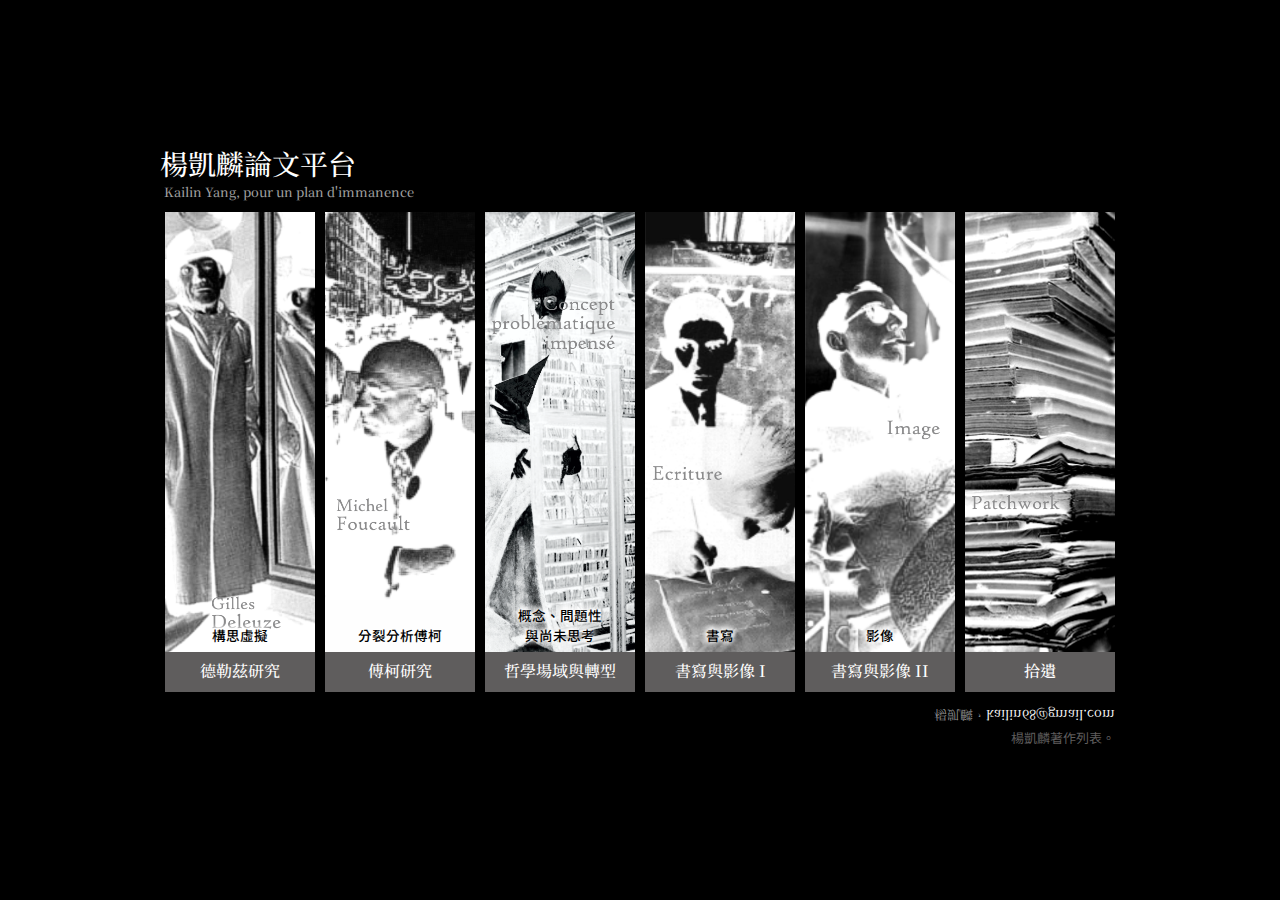
<file: index.html>
<!DOCTYPE html>
<html lang="zh-tw">

<head>
    <meta charset="utf-8">
    <meta name="viewport" content="width=device-width, initial-scale=1.0, shrink-to-fit=no">
    <title>楊凱麟論文平台 Kailin Yang, pour un plan d'immanence</title>
    <link rel="stylesheet" href="assets/bootstrap/css/bootstrap.min.css">
    <link rel="stylesheet" href="https://fonts.googleapis.com/css?family=Noto+Sans+TC">
    <link rel="stylesheet" href="https://fonts.googleapis.com/css?family=Noto+Serif+TC">
    <link rel="stylesheet" href="assets/css/styles.min.css">
	<!-- Global site tag (gtag.js) - Google Analytics -->
    <script async src="https://www.googletagmanager.com/gtag/js?id=G-J7THQC7CVH"></script>
    <script>
         window.dataLayer = window.dataLayer || [];
         function gtag(){dataLayer.push(arguments);}
         gtag('js', new Date());
         gtag('config', 'G-J7THQC7CVH');
    </script>
</head>

<body>
    <section class="d-flex justify-content-center align-items-center" style="min-height: 100vh;padding: 25px 15px;">
        <div class="container" style="max-width: 960px;">
            <div class="row">
                <div class="col" style="padding: 0px;">
                    <h3 style="color: #fff;">楊凱麟論文平台</h3>
                    <h6 style="margin-left: 4px;margin-top: -4px;">Kailin Yang, pour un plan d'immanence</h6>
                </div>
            </div>
            <div class="row">
                <div class="col-6 col-sm-4 col-md-2" style="padding: 0px;"><a class="cat cat01" href="deleuze.html" style="background: url(&quot;assets/img/deleuze_indexa.png&quot;);">
                        <div class="text-center">
                            <p>構思虛擬</p>
                            <h5>德勒茲研究</h5>
                        </div>
                    </a></div>
                <div class="col-6 col-sm-4 col-md-2" style="padding: 0px;"><a class="cat cat02" href="foucault.html" style="background: url(&quot;assets/img/foucault_indexa.png&quot;);">
                        <div class="text-center">
                            <p>分裂分析傅柯</p>
                            <h5>傅柯研究</h5>
                        </div>
                    </a></div>
                <div class="col-6 col-sm-4 col-md-2" style="padding: 0px;"><a class="cat cat03" href="impense.html" style="background: url(&quot;assets/img/impensee_indexa.png&quot;);">
                        <div class="text-center">
                            <p>概念、問題性<br>與尚未思考</p>
                            <p></p>
                            <h5>哲學場域與轉型</h5>
                        </div>
                    </a></div>
                <div class="col-6 col-sm-4 col-md-2" style="padding: 0px;"><a class="cat cat04" href="ecriture.html" style="background: url(&quot;assets/img/ecriture_indexa.png&quot;);">
                        <div class="text-center">
                            <p>書寫</p>
                            <h5>書寫與影像 I</h5>
                        </div>
                    </a></div>
                <div class="col-6 col-sm-4 col-md-2" style="padding: 0px;"><a class="cat cat05" href="image.html" style="background: url(&quot;assets/img/image_indexa.png&quot;);">
                        <div class="text-center">
                            <p>影像</p>
                            <h5>書寫與影像 II</h5>
                        </div>
                    </a></div>
                <div class="col-6 col-sm-4 col-md-2" style="padding: 0px;"><a class="cat cat06" href="patchwork.html" style="background: url(&quot;assets/img/patchwork_indexa.png&quot;);">
                        <div class="text-center">
                            <p></p>
                            <h5>拾遺</h5>
                        </div>
                    </a></div>
            </div>
            <div class="row">
                <div class="col" style="padding: 5px;">
                    <div class="mail" style="padding-bottom: 3px;"><a href="mailto:kailin68@gmail.com"><span style="color: #8B8B8C;font-family: 'Noto Serif TC', serif;font-size: 13px;">楊凱麟，</span><span style="color: #fff;font-family: 'Noto Serif TC', serif;font-size: 13px;">kailin68@gmail.com</span></a></div>
                    <div class="text-right" style="margin-top: -5px;"><a href="list.html" style="color: #5F5D5D;font-size: 13px;">楊凱麟著作列表。</a></div>
                </div>
            </div>
        </div>
    </section>
    <script src="assets/js/jquery.min.js"></script>
    <script src="assets/bootstrap/js/bootstrap.min.js"></script>
    <script src="assets/js/script.min.js"></script>
</body>

</html>
</file>
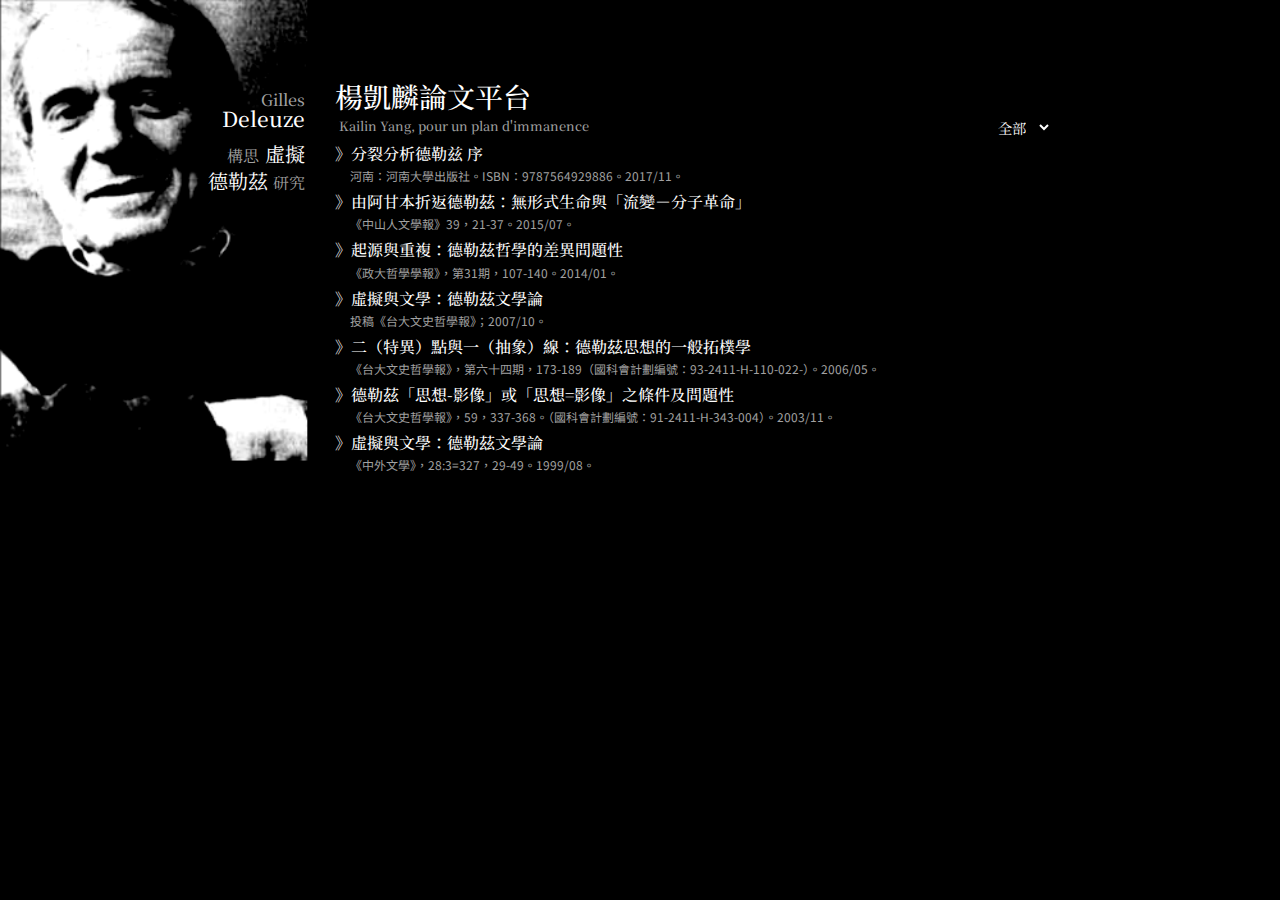
<file: deleuze.html>
<!DOCTYPE html>
<html lang="zh-tw">
   <head>
      <meta charset="utf-8">
      <meta name="viewport" content="width=device-width, initial-scale=1.0, shrink-to-fit=no">
      <title>楊凱麟論文平台 Kailin Yang, pour un plan d'immanence</title>
      <link rel="stylesheet" href="assets/bootstrap/css/bootstrap.min.css">
      <link rel="stylesheet" href="https://fonts.googleapis.com/css?family=Noto+Sans+TC">
      <link rel="stylesheet" href="https://fonts.googleapis.com/css?family=Noto+Serif+TC">
      <link rel="stylesheet" href="assets/css/styles.min.css">
	  <!-- Global site tag (gtag.js) - Google Analytics -->
      <script async src="https://www.googletagmanager.com/gtag/js?id=G-J7THQC7CVH"></script>
      <script>
         window.dataLayer = window.dataLayer || [];
         function gtag(){dataLayer.push(arguments);}
         gtag('js', new Date());
         gtag('config', 'G-J7THQC7CVH');
      </script>
   </head>
   <body>
      <section>
         <div class="container-fluid">
            <div class="row">
               <div class="col d-md-none" style="padding: 25px 15px 10px;">
                  <a href="index.html">
                     <h3 style="color: #fff;">楊凱麟論文平台</h3>
                     <h6 style="margin-left: 4px;margin-top: -4px;">Kailin Yang, pour un plan d'immanence</h6>
                  </a>
               </div>
               <div class="col-12 col-md-5 col-lg-4 col-xl-3" style="background: url(&quot;assets/img/deleuze.png&quot;) no-repeat;background-size: cover;min-height: 50vh;padding-top: 90px;margin-bottom: 15px;">
                  <h5 class="text-right" style="margin-bottom: 0px;">Gilles</h5>
                  <h4 class="text-right" style="color: #fff;margin-top: -3px;">Deleuze</h4>
                  <div class="text-right"><span style="font-family: 'Noto Serif TC', serif;">構思</span><span style="font-family: 'Noto Serif TC', serif;font-size: 20px;color: #fff;padding-left: 6px;">虛擬</span></div>
                  <div class="text-right" style="margin-top: -3px;"><span style="font-family: 'Noto Serif TC', serif;font-size: 20px;color: #fff;padding-left: 6px;">德勒茲</span><span style="font-family: 'Noto Serif TC', serif;padding-left: 5px;">研究</span></div>
               </div>
               <div class="col-md-7">
                  <a href="https://kailinyang.works">
                     <h3 class="d-none d-md-inline-block" style="color: #fff;padding-top: 80px;">楊凱麟論文平台</h3>
                     <h6 class="d-none d-md-block" style="margin-left: 4px;margin-top: -4px;margin-bottom: 12px;">Kailin Yang, pour un plan d'immanence</h6>
                  </a>
                  <div class="text-right" style="margin-top: -34px;">
                     <select id="theFilter">
                        <option value=" " selected="">全部</option>
                        <option value="[書]">書</option>
                        <option value="[論文]">論文</option>
                        <option value="[評論]">評論</option>
                     </select>
                  </div>
                  <div id="theContent">
                     <a class="paper" href="assets/docs/分裂分析德勒兹 序.pdf" target="_blank">
                        <h5>》分裂分析德勒兹 序</h5>
                        <p>河南：河南大學出版社。ISBN：9787564929886。2017/11。</p>
                        <span>[書]</span>
                     </a>
                     <a class="paper" href="assets/docs/由阿甘本折返德勒茲：無形式生命與「流變－分子革命」.pdf" target="_blank">
                        <h5>》由阿甘本折返德勒茲：無形式生命與「流變－分子革命」</h5>
                        <p>《中山人文學報》39，21-37。2015/07。</p>
                        <span>[論文]</span>
                     </a>
					 <a class="paper" href="assets/docs/起源與重複：德勒茲哲學的差異問題性.pdf" target="_blank">
                        <h5>》起源與重複：德勒茲哲學的差異問題性</h5>
                        <p>《政大哲學學報》，第31期，107-140。2014/01。</p>
                        <span>[論文]</span>
                     </a>
                     <a class="paper" href="assets/docs/虛擬與文學：德勒茲文學論.pdf" target="_blank">
                        <h5>》虛擬與文學：德勒茲文學論</h5>
                        <p>投稿《台大文史哲學報》；2007/10。</p>
                        <span>[演講]</span>
                     </a>
					 <a class="paper" href="assets/docs/二（特異）點與一（抽象）線：德勒茲思想的一般拓樸學.pdf" target="_blank">
                        <h5>》二（特異）點與一（抽象）線：德勒茲思想的一般拓樸學</h5>
                        <p>《台大文史哲學報》，第六十四期，173-189（國科會計劃編號：93-2411-H-110-022-）。2006/05。</p>
                        <span>[論文]</span>
						</a>
						 <a class="paper" href="assets/docs/德勒茲「思想-影像」或「思想=影像」之條件及問題性.pdf" target="_blank">
                        <h5>》德勒茲「思想-影像」或「思想=影像」之條件及問題性</h5>
                        <p>《台大文史哲學報》，59，337-368。（國科會計劃編號：91-2411-H-343-004）。2003/11。</p>
                        <span>[論文]</span>
                     </a>
					 <a class="paper" href="assets/docs/虛擬與文學：德勒茲文學論.pdf" target="_blank">
                        <h5>》虛擬與文學：德勒茲文學論</h5>
                        <p>《中外文學》，28:3=327，29-49。1999/08。</p>
                        <span>[論文]</span>
                     </a>
                     </a>
                  </div>
               </div>
            </div>
         </div>
      </section>
      <script src="assets/js/jquery.min.js"></script>
      <script src="assets/bootstrap/js/bootstrap.min.js"></script>
      <script src="assets/js/script.min.js"></script>
   </body>
</html>
</file>
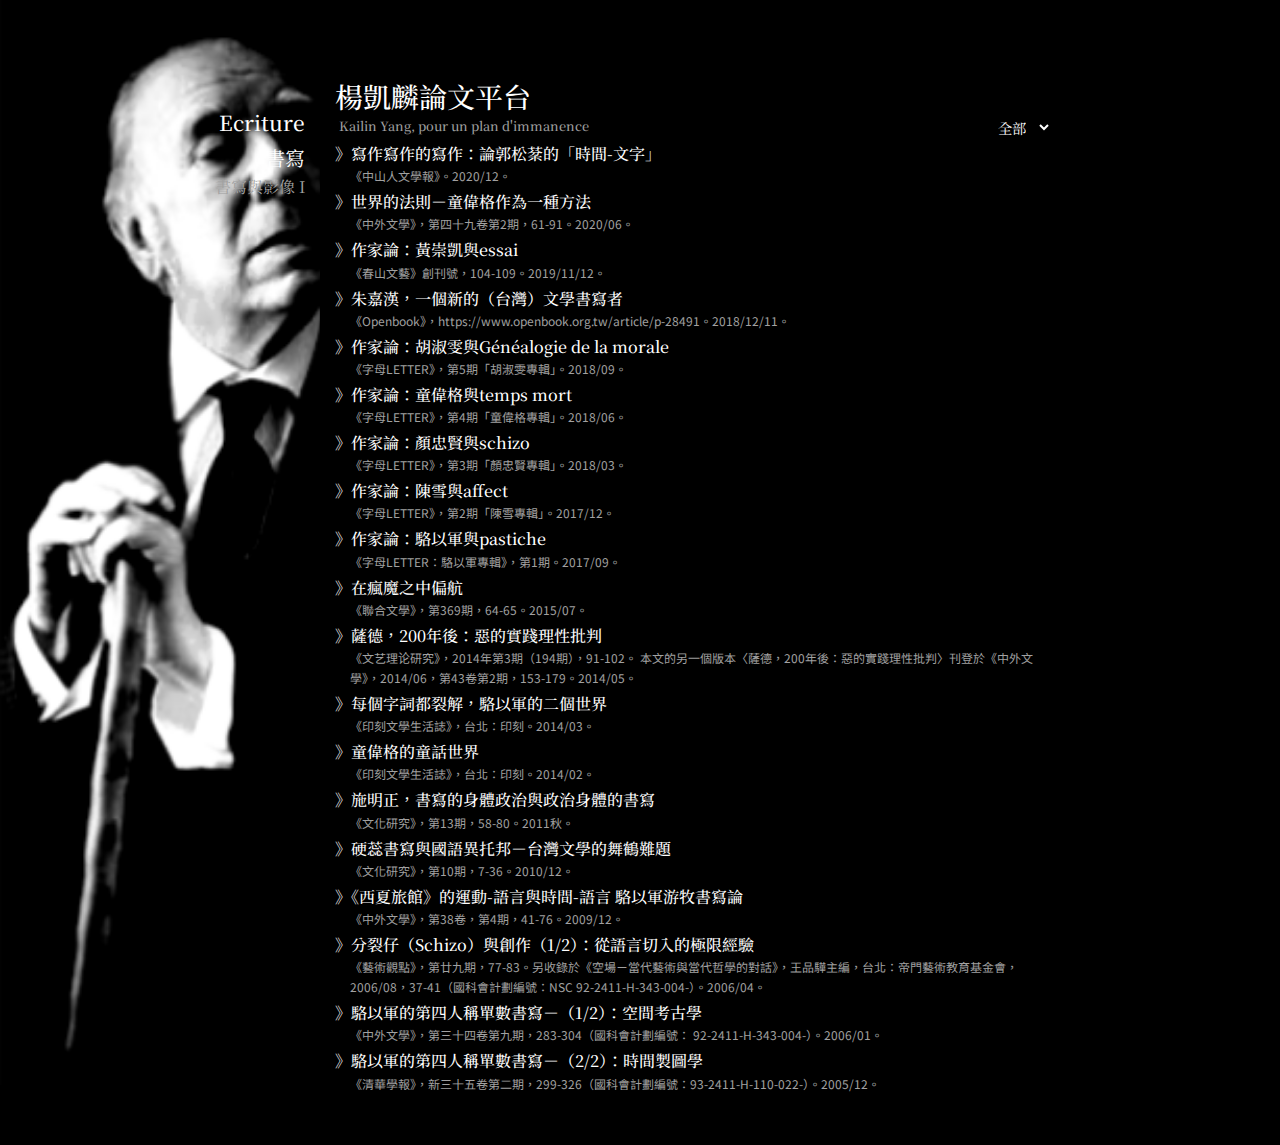
<file: ecriture.html>
<!DOCTYPE html>
<html lang="zh-tw">
   <head>
      <meta charset="utf-8">
      <meta name="viewport" content="width=device-width, initial-scale=1.0, shrink-to-fit=no">
      <title>楊凱麟論文平台 Kailin Yang, pour un plan d'immanence</title>
      <link rel="stylesheet" href="assets/bootstrap/css/bootstrap.min.css">
      <link rel="stylesheet" href="https://fonts.googleapis.com/css?family=Noto+Sans+TC">
      <link rel="stylesheet" href="https://fonts.googleapis.com/css?family=Noto+Serif+TC">
      <link rel="stylesheet" href="assets/css/styles.min.css">
	  <!-- Global site tag (gtag.js) - Google Analytics -->
      <script async src="https://www.googletagmanager.com/gtag/js?id=G-J7THQC7CVH"></script>
      <script>
         window.dataLayer = window.dataLayer || [];
         function gtag(){dataLayer.push(arguments);}
         gtag('js', new Date());
         gtag('config', 'G-J7THQC7CVH');
      </script>
   </head>
   <body>
      <section>
         <div class="container-fluid">
            <div class="row">
               <div class="col d-md-none" style="padding: 25px 15px 10px;">
                  <a href="https://kailinyang.works">
                     <h3 style="color: #fff;">楊凱麟論文平台</h3>
                     <h6 style="margin-left: 4px;margin-top: -4px;">Kailin Yang, pour un plan d'immanence</h6>
                  </a>
               </div>
               <div class="col-12 col-md-5 col-lg-4 col-xl-3" style="background: url(&quot;assets/img/ecriture.png&quot;) no-repeat;background-size: cover;min-height: 50vh;padding-top: 90px;margin-bottom: 15px;">
                  <h4 class="text-right" style="color: #fff;margin-top: 20px;">Ecriture</h4>
                  <div class="text-right"><span style="font-family: 'Noto Serif TC', serif;font-size: 20px;color: #fff;">書寫</span></div>
                  <div class="text-right" style="margin-top: -3px;"><span style="font-family: 'Noto Serif TC', serif;font-size: 20px;color: #fff;padding-left: 6px;"></span><span style="font-family: 'Noto Serif TC', serif;padding-left: 5px;">書寫與影像 I</span></div>
               </div>
               <div class="col-md-7">
                  <a href="https://www.kailinyang.works">
                     <h3 class="d-none d-md-inline-block" style="color: #fff;padding-top: 80px;">楊凱麟論文平台</h3>
                     <h6 class="d-none d-md-block" style="margin-left: 4px;margin-top: -4px;margin-bottom: 12px;">Kailin Yang, pour un plan d'immanence</h6>
                  </a>
                  <div class="text-right" style="margin-top: -34px;">
                     <select id="theFilter">
                        <option value=" " selected="">全部</option>
                        <option value="[書]">書</option>
                        <option value="[論文]">論文</option>
                        <option value="[評論]">評論</option>
                     </select>
                  </div>
                  <div id="theContent">
                     <a class="paper" href="assets/docs/寫作寫作的寫作：論郭松棻的「時間-文字」.pdf" target="_blank">
                        <h5>》寫作寫作的寫作：論郭松棻的「時間-文字」</h5>
                        <p>《中山人文學報》。2020/12。</p>
                        <span>[論文]</span>
                     </a>
					 <a class="paper" href="assets/docs/世界的法則－童偉格作為一種方法.pdf" target="_blank">
                        <h5>》世界的法則－童偉格作為一種方法</h5>
                        <p>《中外文學》，第四十九卷第2期，61-91。2020/06。</p>
                        <span>[論文]</span>
                     </a>
					   <a class="paper" href="assets/docs/作家論：黃崇凱與essai.pdf" target="_blank">
                        <h5>》作家論：黃崇凱與essai</h5>
                        <p>《春山文藝》創刊號，104-109。2019/11/12。</p>
                        <span>[評論]</span>
                     </a>
					 <a class="paper" href="assets/docs/朱嘉漢，一個新的（台灣）文學書寫者.pdf" target="_blank">
                        <h5>》朱嘉漢，一個新的（台灣）文學書寫者</h5>
                        <p>《Openbook》，https://www.openbook.org.tw/article/p-28491。2018/12/11。</p>
                        <span>[評論]</span>
                     </a>
					 <a class="paper" href="assets/docs/作家論：胡淑雯與Généalogie de la morale.pdf" target="_blank">
                        <h5>》作家論：胡淑雯與Généalogie de la morale</h5>
                        <p>《字母LETTER》，第5期「胡淑雯專輯」。2018/09。</p>
                        <span>[評論]</span>
						</a>
						<a class="paper" href="assets/docs/作家論：童偉格與temps mort.pdf" target="_blank">
                        <h5>》作家論：童偉格與temps mort</h5>
                        <p>《字母LETTER》，第4期「童偉格專輯」。2018/06。</p>
                        <span>[評論]</span>
						</a>
					 <a class="paper" href="assets/docs/作家論：顏忠賢與schizo.pdf" target="_blank">
                        <h5>》作家論：顏忠賢與schizo</h5>
                        <p>《字母LETTER》，第3期「顏忠賢專輯」。2018/03。</p>
                        <span>[評論]</span>
						</a>
					 <a class="paper" href="assets/docs/作家論：陳雪與affect.pdf" target="_blank">
                        <h5>》作家論：陳雪與affect</h5>
                        <p>《字母LETTER》，第2期「陳雪專輯」。2017/12。</p>
                        <span>[評論]</span>
						</a>
						<a class="paper" href="assets/docs/作家論：駱以軍與pastiche.pdf" target="_blank">
                        <h5>》作家論：駱以軍與pastiche</h5>
                        <p>《字母LETTER：駱以軍專輯》，第1期。2017/09。</p>
                        <span>[評論]</span>
						</a>
						<a class="paper" href="assets/docs/在瘋魔之中偏航.pdf" target="_blank">
                        <h5>》在瘋魔之中偏航</h5>
                        <p>《聯合文學》，第369期，64-65。2015/07。</p>
                        <span>[評論]</span>
						</a>
					 <a class="paper" href="assets/docs/薩德，200年後：惡的實踐理性批判.pdf" target="_blank">
                        <h5>》薩德，200年後：惡的實踐理性批判</h5>
                        <p>《文艺理论研究》，2014年第3期（194期），91-102。
		本文的另一個版本〈薩德，200年後：惡的實踐理性批判〉刊登於《中外文學》，2014/06，第43卷第2期，153-179。2014/05。</p>
                        <span>[論文]</span>
                     </a>
					 <a class="paper" href="assets/docs/每個字詞都裂解，駱以軍的二個世界.pdf" target="_blank">
                        <h5>》每個字詞都裂解，駱以軍的二個世界</h5>
                        <p>《印刻文學生活誌》，台北：印刻。2014/03。</p>
                        <span>[評論]</span>
						</a>
						<a class="paper" href="assets/docs/童偉格的童話世界.pdf" target="_blank">
                        <h5>》童偉格的童話世界</h5>
                        <p>《印刻文學生活誌》，台北：印刻。2014/02。</p>
                        <span>[評論]</span>
						</a>
					 <a class="paper" href="assets/docs/施明正，書寫的身體政治與政治身體的書寫.pdf" target="_blank">
                        <h5>》施明正，書寫的身體政治與政治身體的書寫</h5>
                        <p>《文化研究》，第13期，58-80。2011秋。</p>
                        <span>[論文]</span>
                     </a>
					 <a class="paper" href="assets/docs/硬蕊書寫與國語異托邦－台灣文學的舞鶴難題.pdf" target="_blank">
                        <h5>》硬蕊書寫與國語異托邦－台灣文學的舞鶴難題</h5>
                        <p>《文化研究》，第10期，7-36。2010/12。</p>
                        <span>[論文]</span>
                     </a>
					 <a class="paper" href="assets/docs/《西夏旅館》的運動-語言與時間-語言 駱以軍游牧書寫論.pdf" target="_blank">
                        <h5>》《西夏旅館》的運動-語言與時間-語言 駱以軍游牧書寫論</h5>
                        <p>《中外文學》，第38卷，第4期，41-76。2009/12。</p>
                        <span>[論文]</span>
                     </a>
					 	<a class="paper" href="assets/docs/分裂仔（Schizo）與創作（1_2）：從語言切入的極限經驗.pdf" target="_blank">
                        <h5>》分裂仔（Schizo）與創作（1/2）：從語言切入的極限經驗</h5>
                        <p>《藝術觀點》，第廿九期，77-83。另收錄於《空場－當代藝術與當代哲學的對話》，王品驊主編，台北：帝門藝術教育基金會，2006/08，37-41（國科會計劃編號：NSC 92-2411-H-343-004-）。2006/04。</p>
                        <span>[評論]</span>
						</a>
					 <a class="paper" href="assets/docs/駱以軍的第四人稱單數書寫－（1_2）：空間考古學.pdf" target="_blank">
                        <h5>》駱以軍的第四人稱單數書寫－（1/2）：空間考古學</h5>
                        <p>《中外文學》，第三十四卷第九期，283-304（國科會計劃編號： 92-2411-H-343-004-）。2006/01。</p>
                        <span>[論文]</span>
                     </a>
					 <a class="paper" href="assets/docs/駱以軍的第四人稱單數書寫－（2_2）：時間製圖學.pdf" target="_blank">
                        <h5>》駱以軍的第四人稱單數書寫－（2/2）：時間製圖學</h5>
                        <p>《清華學報》，新三十五卷第二期，299-326（國科會計劃編號：93-2411-H-110-022-）。2005/12。</p>
                        <span>[論文]</span>
                     </a>
                  </div>
               </div>
            </div>
         </div>
      </section>
      <script src="assets/js/jquery.min.js"></script>
      <script src="assets/bootstrap/js/bootstrap.min.js"></script>
      <script src="assets/js/script.min.js"></script>
   </body>
</html>
</file>
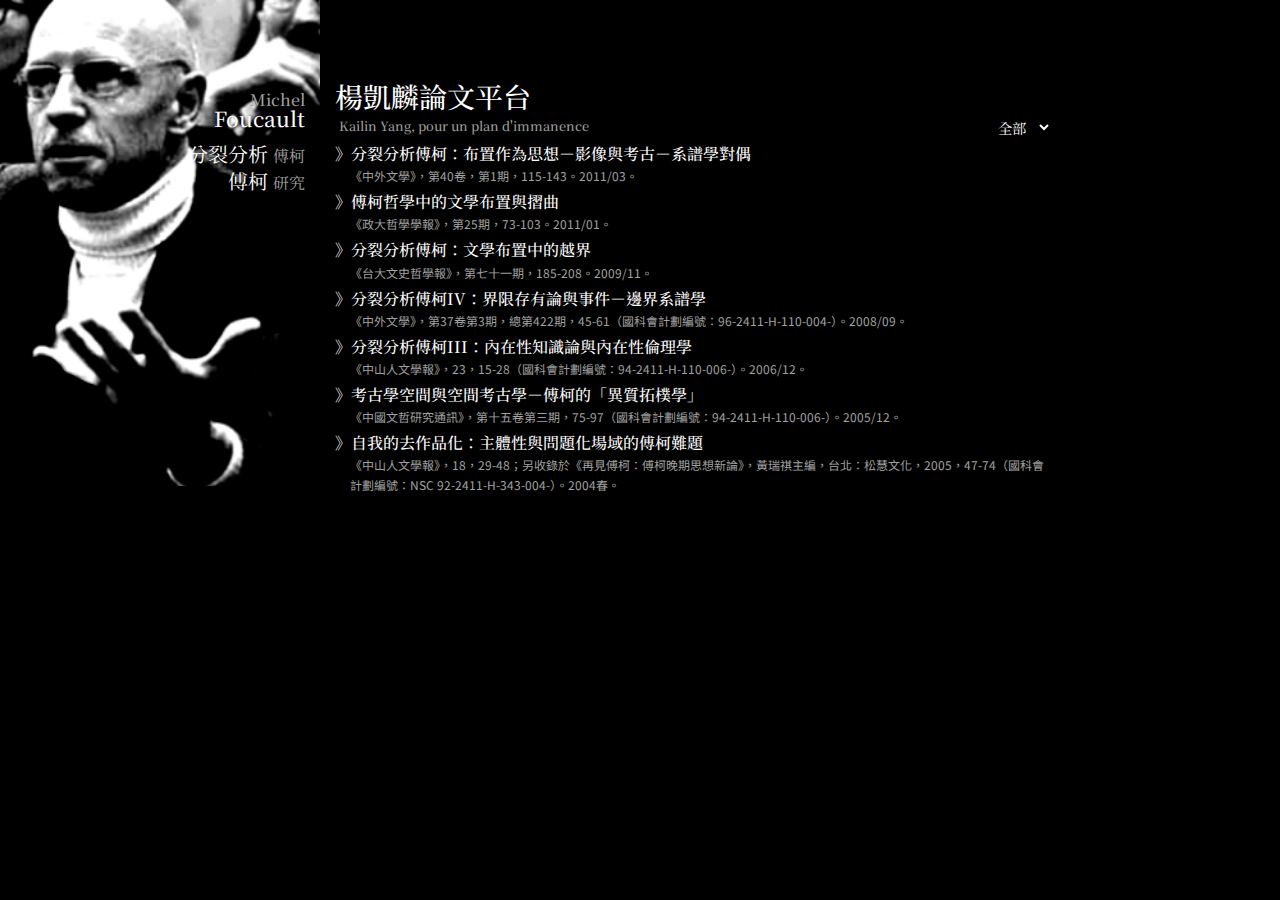
<file: foucault.html>
<!DOCTYPE html>
<html lang="zh-tw">
   <head>
      <meta charset="utf-8">
      <meta name="viewport" content="width=device-width, initial-scale=1.0, shrink-to-fit=no">
      <title>楊凱麟論文平台 Kailin Yang, pour un plan d'immanence</title>
      <link rel="stylesheet" href="assets/bootstrap/css/bootstrap.min.css">
      <link rel="stylesheet" href="https://fonts.googleapis.com/css?family=Noto+Sans+TC">
      <link rel="stylesheet" href="https://fonts.googleapis.com/css?family=Noto+Serif+TC">
      <link rel="stylesheet" href="assets/css/styles.min.css">
	  <!-- Global site tag (gtag.js) - Google Analytics -->
      <script async src="https://www.googletagmanager.com/gtag/js?id=G-J7THQC7CVH"></script>
      <script>
         window.dataLayer = window.dataLayer || [];
         function gtag(){dataLayer.push(arguments);}
         gtag('js', new Date());
         gtag('config', 'G-J7THQC7CVH');
      </script>
   </head>
   <body>
      <section>
         <div class="container-fluid">
            <div class="row">
               <div class="col d-md-none" style="padding: 25px 15px 10px;">
                  <a href="https://kailinyang.works">
                     <h3 style="color: #fff;">楊凱麟論文平台</h3>
                     <h6 style="margin-left: 4px;margin-top: -4px;">Kailin Yang, pour un plan d'immanence</h6>
                  </a>
               </div>
               <div class="col-12 col-md-5 col-lg-4 col-xl-3" style="background: url(&quot;assets/img/foucault.png&quot;) no-repeat;background-size: cover;min-height: 50vh;padding-top: 90px;margin-bottom: 15px;">
                  <h5 class="text-right" style="margin-bottom: 0px;">Michel</h5>
                  <h4 class="text-right" style="color: #fff;margin-top: -3px;">Foucault</h4>
                  <div class="text-right"><span style="font-family: 'Noto Serif TC', serif;font-size: 20px;color: #fff;">分裂分析</span><span style="font-family: 'Noto Serif TC', serif;padding-left: 5px;">傅柯</span></div>
                  <div class="text-right" style="margin-top: -3px;"><span style="font-family: 'Noto Serif TC', serif;font-size: 20px;color: #fff;padding-left: 6px;">傅柯</span><span style="font-family: 'Noto Serif TC', serif;padding-left: 5px;">研究</span></div>
               </div>
               <div class="col-md-7">
                  <a href="https://www.kailinyang.works">
                     <h3 class="d-none d-md-inline-block" style="color: #fff;padding-top: 80px;">楊凱麟論文平台</h3>
                     <h6 class="d-none d-md-block" style="margin-left: 4px;margin-top: -4px;margin-bottom: 12px;">Kailin Yang, pour un plan d'immanence</h6>
                  </a>
                  <div class="text-right" style="margin-top: -34px;">
                     <select id="theFilter">
                        <option value=" " selected="">全部</option>
                        <option value="[書]">書</option>
                        <option value="[論文]">論文</option>
                        <option value="[評論]">評論</option>
                     </select>
                  </div>
                  <div id="theContent">
					 <a class="paper" href="assets/docs/分裂分析傅柯：布置作為思想－影像與考古－系譜學對偶.pdf" target="_blank">
                        <h5>》分裂分析傅柯：布置作為思想－影像與考古－系譜學對偶</h5>
                        <p>《中外文學》，第40卷，第1期，115-143。2011/03。</p>
                        <span>[論文]</span>
                     </a>
					 <a class="paper" href="assets/docs/傅柯哲學中的文學布置與摺曲.pdf" target="_blank">
                        <h5>》傅柯哲學中的文學布置與摺曲</h5>
                        <p>《政大哲學學報》，第25期，73-103。2011/01。</p>
                        <span>[論文]</span>
                     </a>
					 <a class="paper" href="assets/docs/分裂分析傅柯：文學布置中的越界.pdf" target="_blank">
                        <h5>》分裂分析傅柯：文學布置中的越界</h5>
                        <p>《台大文史哲學報》，第七十一期，185-208。2009/11。</p>
                        <span>[論文]</span>
                     </a>
					 <a class="paper" href="assets/docs/分裂分析傅柯IV：界限存有論與事件－邊界系譜學.pdf" target="_blank">
                        <h5>》分裂分析傅柯IV：界限存有論與事件－邊界系譜學</h5>
                        <p>《中外文學》，第37卷第3期，總第422期，45-61（國科會計劃編號：96-2411-H-110-004-）。2008/09。</p>
                        <span>[論文]</span>
                     </a>
					 <a class="paper" href="assets/docs/分裂分析傅柯III：內在性知識論與內在性倫理學.pdf" target="_blank">
                        <h5>》分裂分析傅柯III：內在性知識論與內在性倫理學</h5>
                        <p>《中山人文學報》，23，15-28（國科會計劃編號：94-2411-H-110-006-）。2006/12。</p>
                        <span>[論文]</span>
                     </a>
					 <a class="paper" href="assets/docs/考古學空間與空間考古學－傅柯的「異質拓樸學」.pdf" target="_blank">
                        <h5>》考古學空間與空間考古學－傅柯的「異質拓樸學」</h5>
                        <p>《中國文哲研究通訊》，第十五卷第三期，75-97（國科會計劃編號：94-2411-H-110-006-）。2005/12。</p>
                        <span>[論文]</span>
                     </a>
					  <a class="paper" href="assets/docs/自我的去作品化：主體性與問題化場域的傅柯難題.pdf" target="_blank">
                        <h5>》自我的去作品化：主體性與問題化場域的傅柯難題</h5>
                        <p>《中山人文學報》，18，29-48；另收錄於《再見傅柯：傅柯晚期思想新論》，黃瑞祺主編，台北：松慧文化，2005，47-74（國科會計劃編號：NSC 92-2411-H-343-004-）。2004春。</p>
                        <span>[論文]</span>
                     </a>
                  </div>
               </div>
            </div>
         </div>
      </section>
      <script src="assets/js/jquery.min.js"></script>
      <script src="assets/bootstrap/js/bootstrap.min.js"></script>
      <script src="assets/js/script.min.js"></script>
   </body>
</html>
</file>
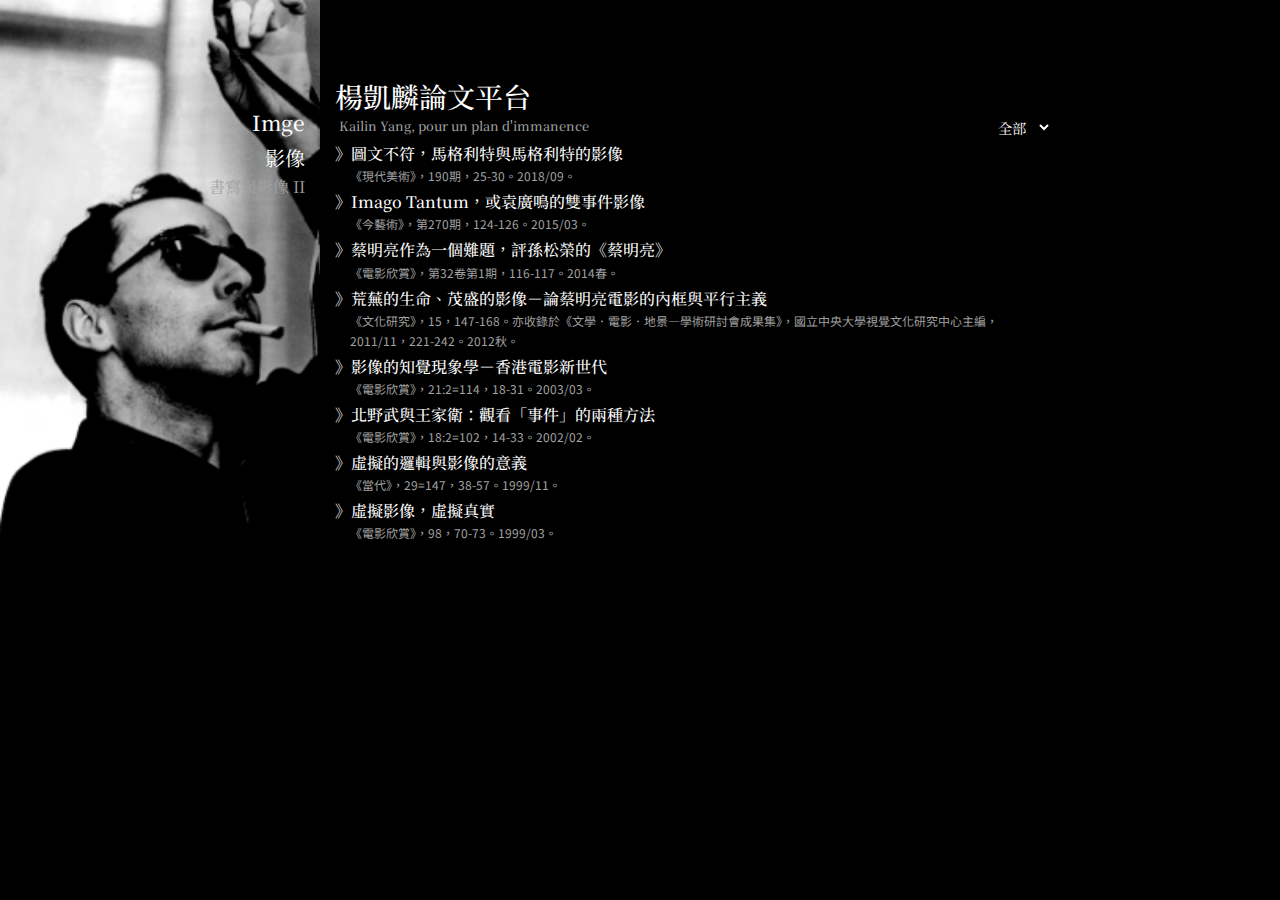
<file: image.html>
<!DOCTYPE html>
<html lang="zh-tw">
   <head>
      <meta charset="utf-8">
      <meta name="viewport" content="width=device-width, initial-scale=1.0, shrink-to-fit=no">
      <title>楊凱麟論文平台 Kailin Yang, pour un plan d'immanence</title>
      <link rel="stylesheet" href="assets/bootstrap/css/bootstrap.min.css">
      <link rel="stylesheet" href="https://fonts.googleapis.com/css?family=Noto+Sans+TC">
      <link rel="stylesheet" href="https://fonts.googleapis.com/css?family=Noto+Serif+TC">
      <link rel="stylesheet" href="assets/css/styles.min.css">
	  <!-- Global site tag (gtag.js) - Google Analytics -->
      <script async src="https://www.googletagmanager.com/gtag/js?id=G-J7THQC7CVH"></script>
      <script>
         window.dataLayer = window.dataLayer || [];
         function gtag(){dataLayer.push(arguments);}
         gtag('js', new Date());
         gtag('config', 'G-J7THQC7CVH');
      </script>
   </head>
   <body>
      <section>
         <div class="container-fluid">
            <div class="row">
               <div class="col d-md-none" style="padding: 25px 15px 10px;">
                  <a href="https://kailinyang.works">
                     <h3 style="color: #fff;">楊凱麟論文平台</h3>
                     <h6 style="margin-left: 4px;margin-top: -4px;">Kailin Yang, pour un plan d'immanence</h6>
                  </a>
               </div>
               <div class="col-12 col-md-5 col-lg-4 col-xl-3" style="background: url(&quot;assets/img/image.png&quot;) no-repeat;background-size: cover;min-height: 50vh;padding-top: 90px;margin-bottom: 15px;">
                  <h4 class="text-right" style="color: #fff;margin-top: 20px;">Imge</h4>
                  <div class="text-right"><span style="font-family: 'Noto Serif TC', serif;font-size: 20px;color: #fff;">影像</span></div>
                  <div class="text-right" style="margin-top: -3px;"><span style="font-family: 'Noto Serif TC', serif;font-size: 20px;color: #fff;padding-left: 6px;"></span><span style="font-family: 'Noto Serif TC', serif;padding-left: 5px;">書寫與影像 II</span></div>
               </div>
               <div class="col-md-7">
                  <a href="https://www.kailinyang.works">
                     <h3 class="d-none d-md-inline-block" style="color: #fff;padding-top: 80px;">楊凱麟論文平台</h3>
                     <h6 class="d-none d-md-block" style="margin-left: 4px;margin-top: -4px;margin-bottom: 12px;">Kailin Yang, pour un plan d'immanence</h6>
                  </a>
                  <div class="text-right" style="margin-top: -34px;">
                     <select id="theFilter">
                        <option value=" " selected="">全部</option>
                        <option value="[書]">書</option>
                        <option value="[論文]">論文</option>
                        <option value="[評論]">評論</option>
                     </select>
                  </div>
                  <div id="theContent">
                     <a class="paper" href="assets/docs/圖文不符，馬格利特與馬格利特的影像.pdf" target="_blank">
                        <h5>》圖文不符，馬格利特與馬格利特的影像</h5>
                        <p>《現代美術》，190期，25-30。2018/09。</p>
                        <span>[評論]</span>
                     </a>
					 <a class="paper" href="assets/docs/Imago Tantum，或袁廣鳴的雙事件影像.pdf" target="_blank">
                        <h5>》Imago Tantum，或袁廣鳴的雙事件影像</h5>
                        <p>《今藝術》，第270期，124-126。2015/03。</p>
                        <span>[評論]</span>
						</a>
						<a class="paper" href="assets/docs/蔡明亮作為一個難題，評孫松榮的《蔡明亮》.pdf" target="_blank">
                        <h5>》蔡明亮作為一個難題，評孫松榮的《蔡明亮》</h5>
                        <p>《電影欣賞》，第32卷第1期，116-117。2014春。</p>
                        <span>[評論]</span>
						</a>
					 <a class="paper" href="assets/docs/荒蕪的生命、茂盛的影像－論蔡明亮電影的內框與平行主義.pdf" target="_blank">
                        <h5>》荒蕪的生命、茂盛的影像－論蔡明亮電影的內框與平行主義</h5>
                        <p>《文化研究》，15，147-168。亦收錄於《文學．電影．地景—學術研討會成果集》，國立中央大學視覺文化研究中心主編，2011/11，221-242。2012秋。</p>
                        <span>[論文]</span>
                     </a>
					 <a class="paper" href="assets/docs/影像的知覺現象學－香港電影新世代.pdf" target="_blank">
                        <h5>》影像的知覺現象學－香港電影新世代</h5>
                        <p>《電影欣賞》，21:2=114，18-31。2003/03。</p>
                        <span>[論文]</span>
                     </a>
					 <a class="paper" href="assets/docs/北野武與王家衛：觀看「事件」的兩種方法.pdf" target="_blank">
                        <h5>》北野武與王家衛：觀看「事件」的兩種方法</h5>
                        <p>《電影欣賞》，18:2=102，14-33。2002/02。</p>
                        <span>[論文]</span>
                     </a>
						<a class="paper" href="assets/docs/虛擬的邏輯與影像的意義.pdf" target="_blank">
                        <h5>》虛擬的邏輯與影像的意義</h5>
                        <p>《當代》，29=147，38-57。1999/11。</p>
                        <span>[評論]</span>
						</a>
						<a class="paper" href="assets/docs/虛擬影像，虛擬真實.pdf" target="_blank">
                        <h5>》虛擬影像，虛擬真實</h5>
                        <p>《電影欣賞》，98，70-73。1999/03。</p>
                        <span>[評論]</span>
						</a>
                  </div>
               </div>
            </div>
         </div>
      </section>
      <script src="assets/js/jquery.min.js"></script>
      <script src="assets/bootstrap/js/bootstrap.min.js"></script>
      <script src="assets/js/script.min.js"></script>
   </body>
</html>
</file>
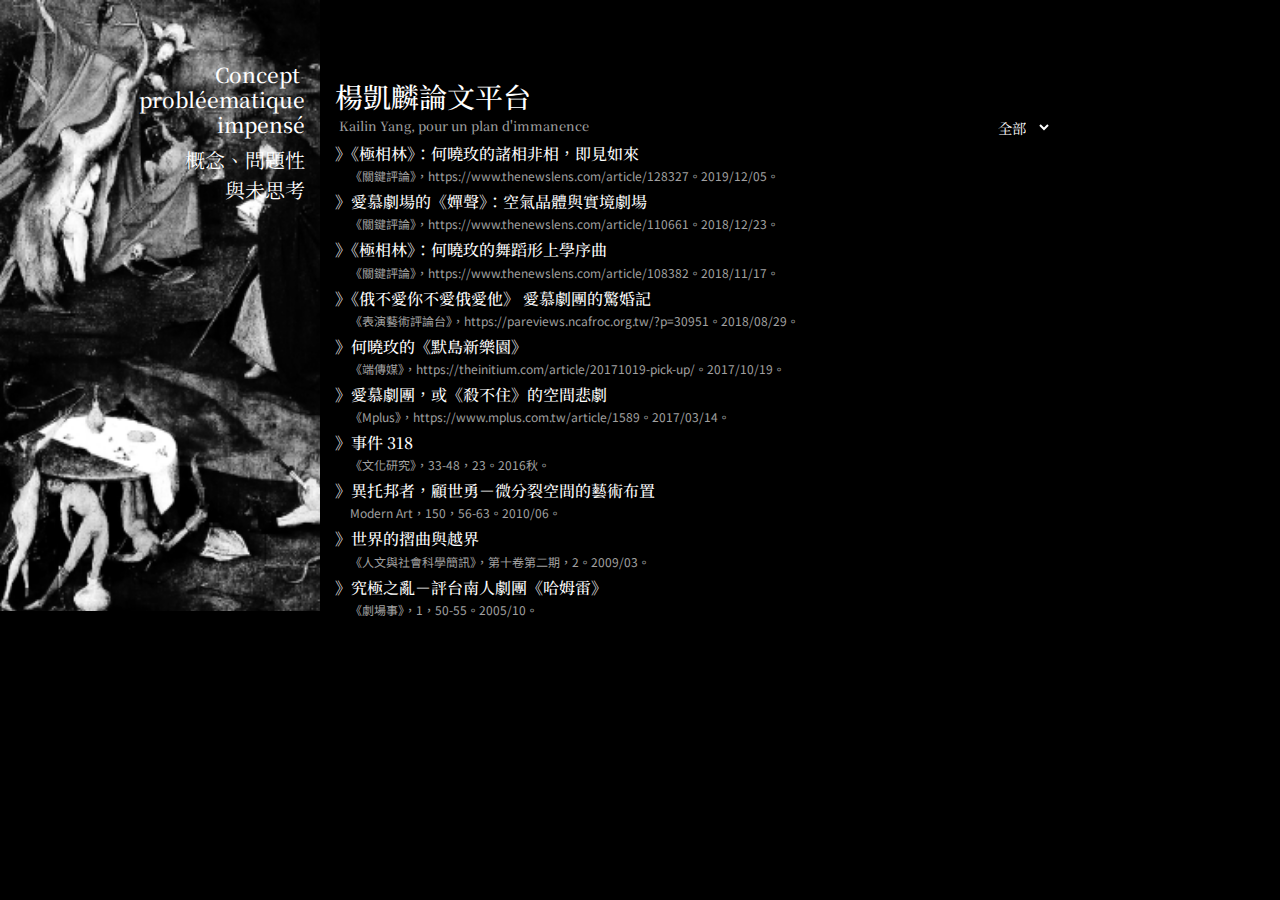
<file: impense.html>
<!DOCTYPE html>
<html lang="zh-tw">
   <head>
      <meta charset="utf-8">
      <meta name="viewport" content="width=device-width, initial-scale=1.0, shrink-to-fit=no">
      <title>楊凱麟論文平台 Kailin Yang, pour un plan d'immanence</title>
      <link rel="stylesheet" href="assets/bootstrap/css/bootstrap.min.css">
      <link rel="stylesheet" href="https://fonts.googleapis.com/css?family=Noto+Sans+TC">
      <link rel="stylesheet" href="https://fonts.googleapis.com/css?family=Noto+Serif+TC">
      <link rel="stylesheet" href="assets/css/styles.min.css">
	  <!-- Global site tag (gtag.js) - Google Analytics -->
      <script async src="https://www.googletagmanager.com/gtag/js?id=G-J7THQC7CVH"></script>
      <script>
         window.dataLayer = window.dataLayer || [];
         function gtag(){dataLayer.push(arguments);}
         gtag('js', new Date());
         gtag('config', 'G-J7THQC7CVH');
      </script>
   </head>
   <body>
      <section>
         <div class="container-fluid">
            <div class="row">
               <div class="col d-md-none" style="padding: 25px 15px 10px;">
                  <a href="https://kailinyang.works">
                     <h3 style="color: #fff;">楊凱麟論文平台</h3>
                     <h6 style="margin-left: 4px;margin-top: -4px;">Kailin Yang, pour un plan d'immanence</h6>
                  </a>
               </div>
               <div class="col-12 col-md-5 col-lg-4 col-xl-3" style="background: url(&quot;assets/img/impense.png&quot;) no-repeat;background-size: cover;min-height: 50vh;padding-top: 90px;margin-bottom: 15px;">
                  <h4 class="text-right" style="color: #fff;margin-top: -28px;">Concept&nbsp;<br>probléematique<br>impensé</h4>
                  <div class="text-right"><span style="font-family: 'Noto Serif TC', serif;font-size: 20px;color: #fff;">概念、問題性<br>與未思考</span></div>
               </div>
               <div class="col-md-7">
                  <a href="https://www.kailinyang.works">
                     <h3 class="d-none d-md-inline-block" style="color: #fff;padding-top: 80px;">楊凱麟論文平台</h3>
                     <h6 class="d-none d-md-block" style="margin-left: 4px;margin-top: -4px;margin-bottom: 12px;">Kailin Yang, pour un plan d'immanence</h6>
                  </a>
                  <div class="text-right" style="margin-top: -34px;">
                     <select id="theFilter">
                        <option value=" " selected="">全部</option>
                        <option value="[書]">書</option>
                        <option value="[論文]">論文</option>
                        <option value="[評論]">評論</option>
                     </select>
                  </div>
                  <div id="theContent">
					 <a class="paper" href="assets/docs/《極相林》：何曉玫的諸相非相，即見如來.pdf" target="_blank">
                        <h5>》《極相林》：何曉玫的諸相非相，即見如來</h5>
                        <p>《關鍵評論》，https://www.thenewslens.com/article/128327。2019/12/05。</p>
                        <span>[評論]</span>
                     </a>
					 <a class="paper" href="assets/docs/愛慕劇場的《嬋聲》：空氣晶體與實境劇場.pdf" target="_blank">
                        <h5>》愛慕劇場的《嬋聲》：空氣晶體與實境劇場</h5>
                        <p>《關鍵評論》，https://www.thenewslens.com/article/110661。2018/12/23。</p>
                        <span>[評論]</span>
                     </a>
					 <a class="paper" href="assets/docs/《極相林》：何曉玫的舞蹈形上學序曲.pdf" target="_blank">
                        <h5>》《極相林》：何曉玫的舞蹈形上學序曲</h5>
                        <p>《關鍵評論》，https://www.thenewslens.com/article/108382。2018/11/17。</p>
                        <span>[評論]</span>
                     </a>
					 <a class="paper" href="assets/docs/《俄不愛你不愛俄愛他》 愛慕劇團的驚婚記.pdf" target="_blank">
                        <h5>》《俄不愛你不愛俄愛他》 愛慕劇團的驚婚記</h5>
                        <p>《表演藝術評論台》，https://pareviews.ncafroc.org.tw/?p=30951。2018/08/29。</p>
                        <span>[評論]</span>
						</a>
						 <a class="paper" href="assets/docs/何曉玫的《默島新樂園》.pdf" target="_blank">
                        <h5>》何曉玫的《默島新樂園》</h5>
                        <p>《端傳媒》，https://theinitium.com/article/20171019-pick-up/。2017/10/19。</p>
                        <span>[評論]</span>
						</a>
						<a class="paper" href="assets/docs/愛慕劇團，或《殺不住》的空間悲劇.pdf" target="_blank">
                        <h5>》愛慕劇團，或《殺不住》的空間悲劇</h5>
                        <p>《Mplus》，https://www.mplus.com.tw/article/1589。2017/03/14。</p>
                        <span>[評論]</span>
						</a>
						<a class="paper" href="assets/docs/事件318.pdf" target="_blank">
                        <h5>》事件 318</h5>
                        <p>《文化研究》，33-48，23。2016秋。</p>
                        <span>[論文]</span>
                     </a>
						<a class="paper" href="assets/docs/異托邦者，顧世勇－微分裂空間的藝術布置.pdf" target="_blank">
                        <h5>》異托邦者，顧世勇－微分裂空間的藝術布置</h5>
                        <p>Modern Art，150，56-63。2010/06。</p>
                        <span>[評論]</span>
						</a>
						<a class="paper" href="assets/docs/世界的摺曲與越界.pdf" target="_blank">
                        <h5>》世界的摺曲與越界</h5>
                        <p>《人文與社會科學簡訊》，第十卷第二期，2。2009/03。</p>
                        <span>[評論]</span>
						</a>
						<a class="paper" href="assets/docs/究極之亂－評台南人劇團《哈姆雷》.pdf" target="_blank">
                        <h5>》究極之亂－評台南人劇團《哈姆雷》</h5>
                        <p>《劇場事》，1，50-55。2005/10。</p>
                        <span>[評論]</span>
						</a>
                  </div>
               </div>
            </div>
         </div>
      </section>
      <script src="assets/js/jquery.min.js"></script>
      <script src="assets/bootstrap/js/bootstrap.min.js"></script>
      <script src="assets/js/script.min.js"></script>
   </body>
</html>
</file>
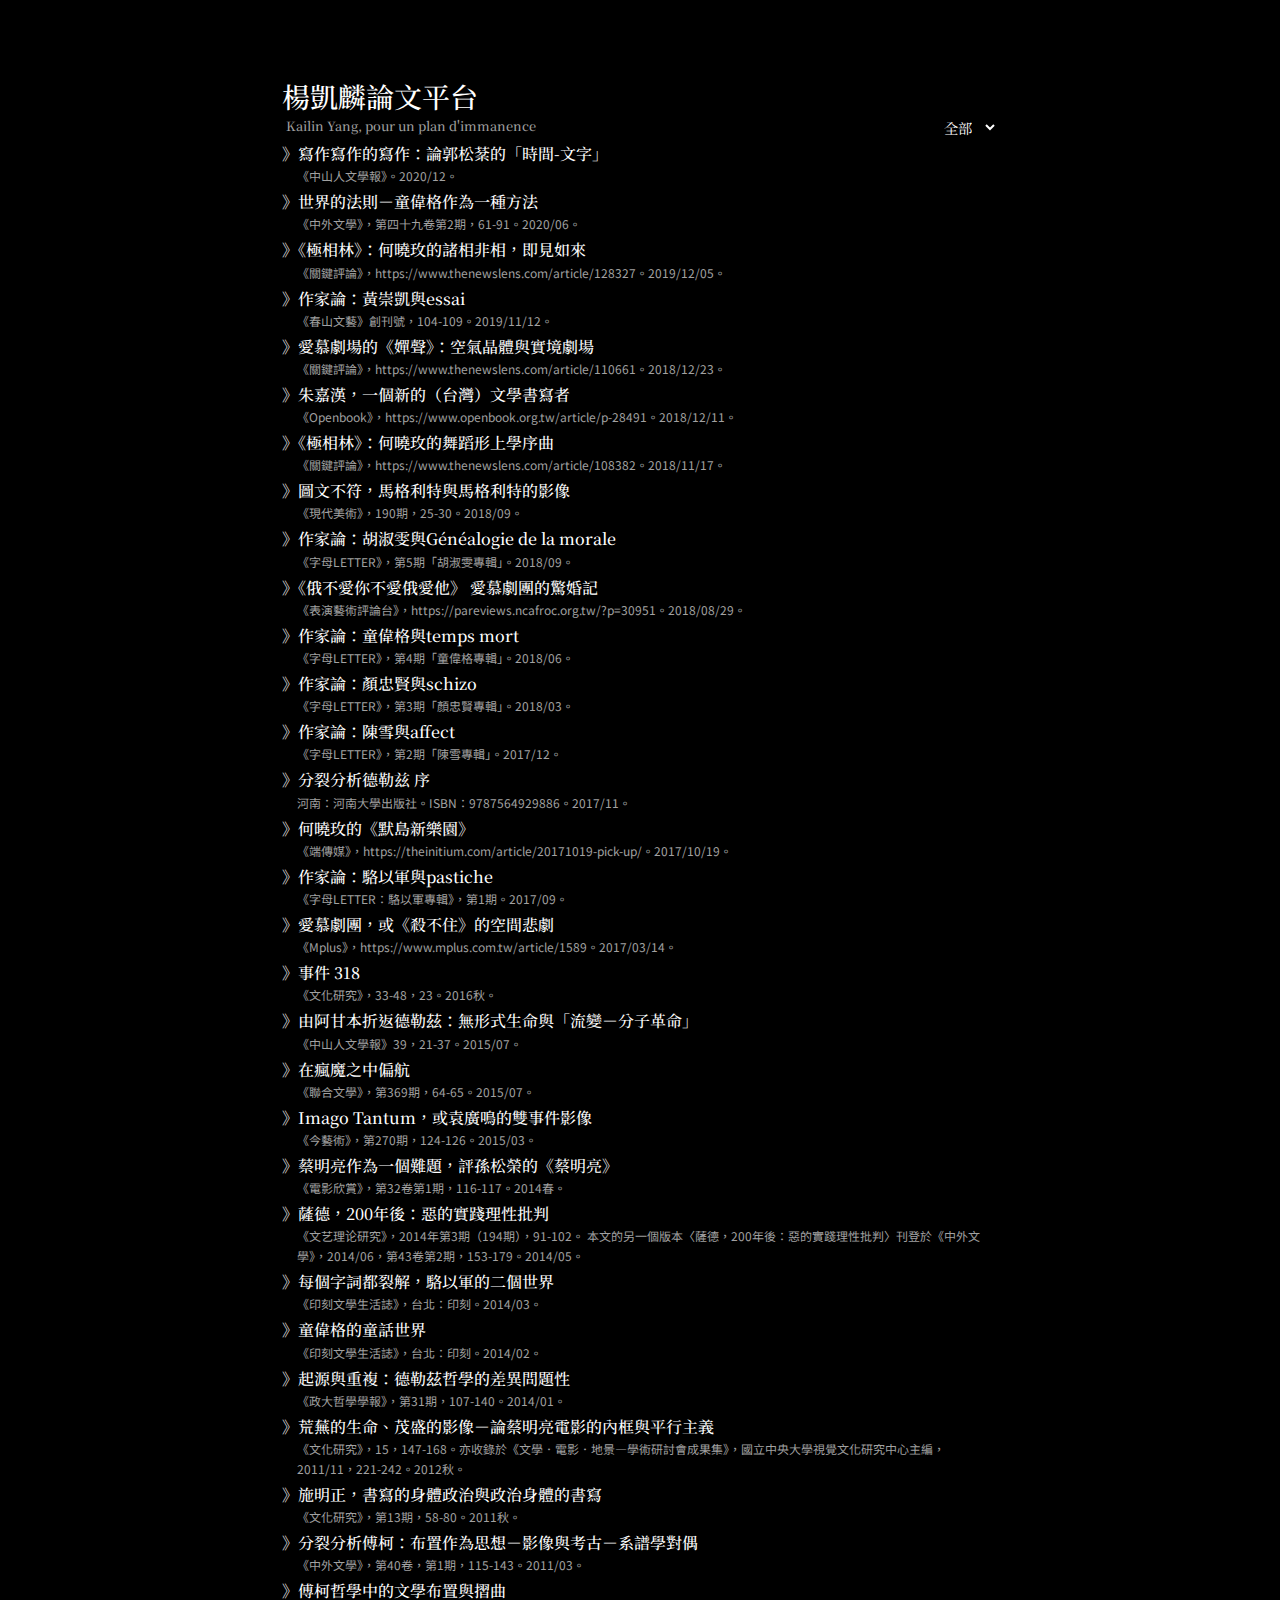
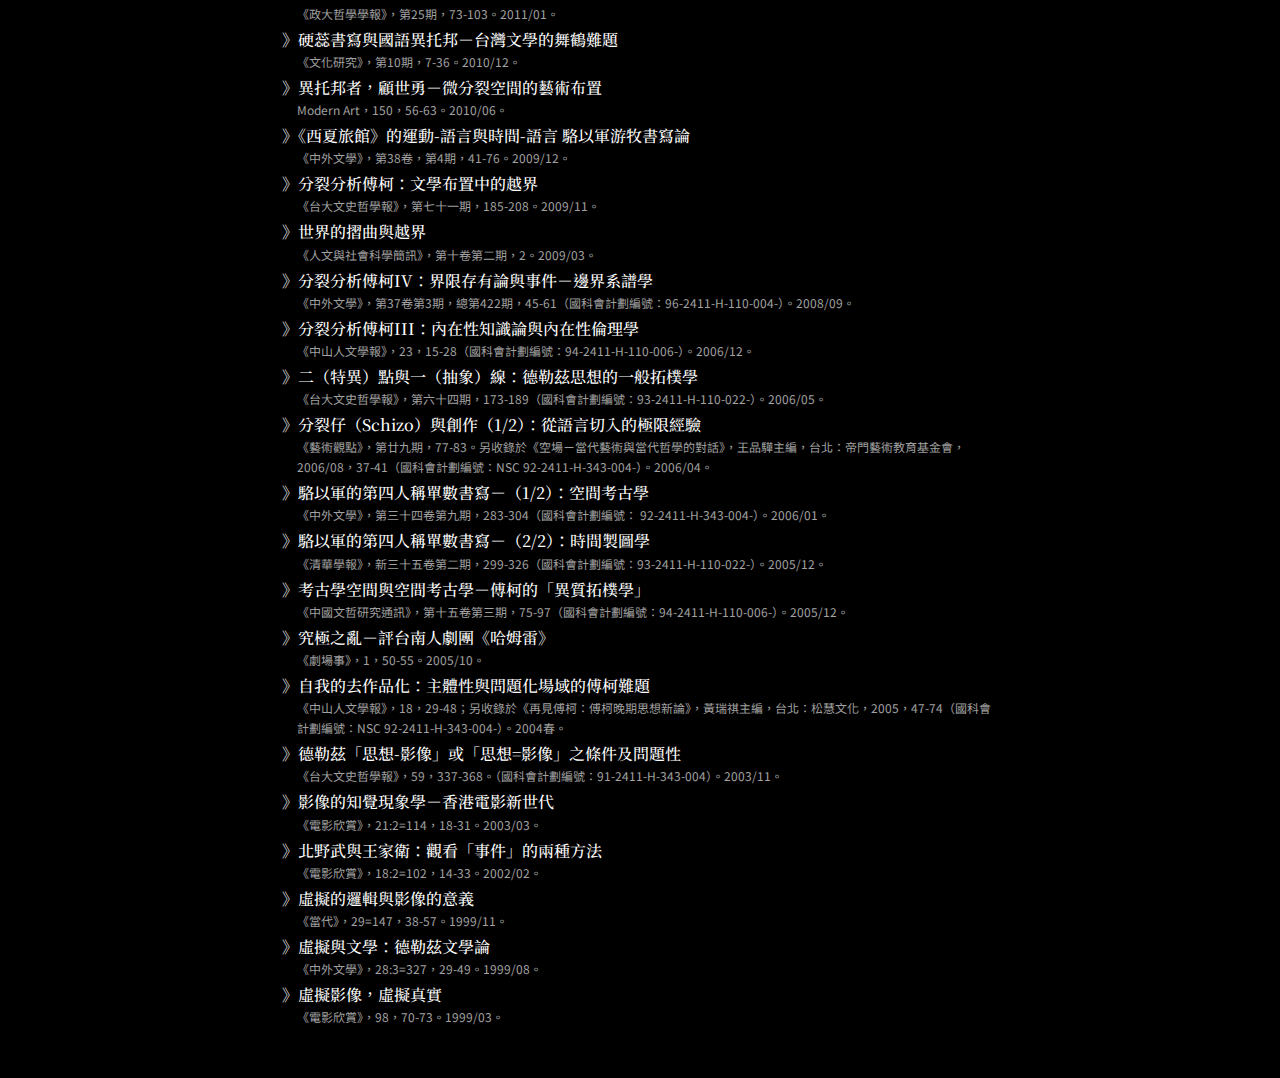
<file: list.html>
<!DOCTYPE html>
<html lang="zh-tw">
   <head>
      <meta charset="utf-8">
      <meta name="viewport" content="width=device-width, initial-scale=1.0, shrink-to-fit=no">
      <title>楊凱麟論文平台 Kailin Yang, pour un plan d'immanence</title>
      <link rel="stylesheet" href="assets/bootstrap/css/bootstrap.min.css">
      <link rel="stylesheet" href="https://fonts.googleapis.com/css?family=Noto+Sans+TC">
      <link rel="stylesheet" href="https://fonts.googleapis.com/css?family=Noto+Serif+TC">
      <link rel="stylesheet" href="assets/css/styles.min.css">
	  <!-- Global site tag (gtag.js) - Google Analytics -->
      <script async src="https://www.googletagmanager.com/gtag/js?id=G-J7THQC7CVH"></script>
      <script>
         window.dataLayer = window.dataLayer || [];
         function gtag(){dataLayer.push(arguments);}
         gtag('js', new Date());
         gtag('config', 'G-J7THQC7CVH');
      </script>
   </head>
   <body>
      <section>
         <div class="container-fluid">
            <div class="row d-lg-flex justify-content-lg-center">
               <div class="col-md-7">
                  <a href="https://kailinyang.works">
                     <h3 style="color: #fff;padding-top: 80px;">楊凱麟論文平台</h3>
                     <h6 style="margin-left: 4px;margin-top: -4px;margin-bottom: 12px;">Kailin Yang, pour un plan d'immanence</h6>
                  </a>
                  <div class="text-right" style="margin-top: -34px;">
                     <select id="theFilter">
                        <option value=" " selected="">全部</option>
                        <option value="[書]">書</option>
                        <option value="[論文]">論文</option>
						<option value="[評論]">評論</option>
                     </select>
                  </div>
                  <div id="theContent">
				   <a class="paper" href="assets/docs/寫作寫作的寫作：論郭松棻的「時間-文字」.pdf" target="_blank">
                        <h5>》寫作寫作的寫作：論郭松棻的「時間-文字」</h5>
                        <p>《中山人文學報》。2020/12。</p>
                        <span>[論文]</span>
                     </a>
                     <a class="paper" href="assets/docs/世界的法則－童偉格作為一種方法.pdf" target="_blank">
                        <h5>》世界的法則－童偉格作為一種方法</h5>
                        <p>《中外文學》，第四十九卷第2期，61-91。2020/06。</p>
                        <span>[論文]</span>
                     </a>
					 <a class="paper" href="assets/docs/《極相林》：何曉玫的諸相非相，即見如來.pdf" target="_blank">
                        <h5>》《極相林》：何曉玫的諸相非相，即見如來</h5>
                        <p>《關鍵評論》，https://www.thenewslens.com/article/128327。2019/12/05。</p>
                        <span>[評論]</span>
                     </a>
					 <a class="paper" href="assets/docs/作家論：黃崇凱與essai.pdf" target="_blank">
                        <h5>》作家論：黃崇凱與essai</h5>
                        <p>《春山文藝》創刊號，104-109。2019/11/12。</p>
                        <span>[評論]</span>
                     </a>
					 <a class="paper" href="assets/docs/愛慕劇場的《嬋聲》：空氣晶體與實境劇場.pdf" target="_blank">
                        <h5>》愛慕劇場的《嬋聲》：空氣晶體與實境劇場</h5>
                        <p>《關鍵評論》，https://www.thenewslens.com/article/110661。2018/12/23。</p>
                        <span>[評論]</span>
                     </a>
					 <a class="paper" href="assets/docs/朱嘉漢，一個新的（台灣）文學書寫者.pdf" target="_blank">
                        <h5>》朱嘉漢，一個新的（台灣）文學書寫者</h5>
                        <p>《Openbook》，https://www.openbook.org.tw/article/p-28491。2018/12/11。</p>
                        <span>[評論]</span>
                     </a>
					 <a class="paper" href="assets/docs/《極相林》：何曉玫的舞蹈形上學序曲.pdf" target="_blank">
                        <h5>》《極相林》：何曉玫的舞蹈形上學序曲</h5>
                        <p>《關鍵評論》，https://www.thenewslens.com/article/108382。2018/11/17。</p>
                        <span>[評論]</span>
                     </a>
					 <a class="paper" href="assets/docs/圖文不符，馬格利特與馬格利特的影像.pdf" target="_blank">
                        <h5>》圖文不符，馬格利特與馬格利特的影像</h5>
                        <p>《現代美術》，190期，25-30。2018/09。</p>
                        <span>[評論]</span>
                     </a>
					 <a class="paper" href="assets/docs/作家論：胡淑雯與Généalogie de la morale.pdf" target="_blank">
                        <h5>》作家論：胡淑雯與Généalogie de la morale</h5>
                        <p>《字母LETTER》，第5期「胡淑雯專輯」。2018/09。</p>
                        <span>[評論]</span>
						</a>
					 <a class="paper" href="assets/docs/《俄不愛你不愛俄愛他》 愛慕劇團的驚婚記.pdf" target="_blank">
                        <h5>》《俄不愛你不愛俄愛他》 愛慕劇團的驚婚記</h5>
                        <p>《表演藝術評論台》，https://pareviews.ncafroc.org.tw/?p=30951。2018/08/29。</p>
                        <span>[評論]</span>
						</a>
					 <a class="paper" href="assets/docs/作家論：童偉格與temps mort.pdf" target="_blank">
                        <h5>》作家論：童偉格與temps mort</h5>
                        <p>《字母LETTER》，第4期「童偉格專輯」。2018/06。</p>
                        <span>[評論]</span>
						</a>
					 <a class="paper" href="assets/docs/作家論：顏忠賢與schizo.pdf" target="_blank">
                        <h5>》作家論：顏忠賢與schizo</h5>
                        <p>《字母LETTER》，第3期「顏忠賢專輯」。2018/03。</p>
                        <span>[評論]</span>
						</a>
					 <a class="paper" href="assets/docs/作家論：陳雪與affect.pdf" target="_blank">
                        <h5>》作家論：陳雪與affect</h5>
                        <p>《字母LETTER》，第2期「陳雪專輯」。2017/12。</p>
                        <span>[評論]</span>
						</a>
					<a class="paper" href="assets/docs/分裂分析德勒兹 序.pdf" target="_blank">
                        <h5>》分裂分析德勒兹 序</h5>
                        <p>河南：河南大學出版社。ISBN：9787564929886。2017/11。</p>
                        <span>[書]</span>
                     </a>
					 <a class="paper" href="assets/docs/何曉玫的《默島新樂園》.pdf" target="_blank">
                        <h5>》何曉玫的《默島新樂園》</h5>
                        <p>《端傳媒》，https://theinitium.com/article/20171019-pick-up/。2017/10/19。</p>
                        <span>[評論]</span>
						</a>
					 <a class="paper" href="assets/docs/作家論：駱以軍與pastiche.pdf" target="_blank">
                        <h5>》作家論：駱以軍與pastiche</h5>
                        <p>《字母LETTER：駱以軍專輯》，第1期。2017/09。</p>
                        <span>[評論]</span>
						</a>
					 <a class="paper" href="assets/docs/愛慕劇團，或《殺不住》的空間悲劇.pdf" target="_blank">
                        <h5>》愛慕劇團，或《殺不住》的空間悲劇</h5>
                        <p>《Mplus》，https://www.mplus.com.tw/article/1589。2017/03/14。</p>
                        <span>[評論]</span>
						</a>
					 <a class="paper" href="assets/docs/事件318.pdf" target="_blank">
                        <h5>》事件 318</h5>
                        <p>《文化研究》，33-48，23。2016秋。</p>
                        <span>[論文]</span>
                     </a>
                     <a class="paper" href="assets/docs/由阿甘本折返德勒茲：無形式生命與「流變－分子革命」.pdf" target="_blank">
                        <h5>》由阿甘本折返德勒茲：無形式生命與「流變－分子革命」</h5>
                        <p>《中山人文學報》39，21-37。2015/07。</p>
                        <span>[論文]</span>
                     </a>
					 <a class="paper" href="assets/docs/在瘋魔之中偏航.pdf" target="_blank">
                        <h5>》在瘋魔之中偏航</h5>
                        <p>《聯合文學》，第369期，64-65。2015/07。</p>
                        <span>[評論]</span>
						</a>
						<a class="paper" href="assets/docs/Imago Tantum，或袁廣鳴的雙事件影像.pdf" target="_blank">
                        <h5>》Imago Tantum，或袁廣鳴的雙事件影像</h5>
                        <p>《今藝術》，第270期，124-126。2015/03。</p>
                        <span>[評論]</span>
						</a>
						<a class="paper" href="assets/docs/蔡明亮作為一個難題，評孫松榮的《蔡明亮》.pdf" target="_blank">
                        <h5>》蔡明亮作為一個難題，評孫松榮的《蔡明亮》</h5>
                        <p>《電影欣賞》，第32卷第1期，116-117。2014春。</p>
                        <span>[評論]</span>
						</a>
						<a class="paper" href="assets/docs/薩德，200年後：惡的實踐理性批判.pdf" target="_blank">
                        <h5>》薩德，200年後：惡的實踐理性批判</h5>
                        <p>《文艺理论研究》，2014年第3期（194期），91-102。
		本文的另一個版本〈薩德，200年後：惡的實踐理性批判〉刊登於《中外文學》，2014/06，第43卷第2期，153-179。2014/05。</p>
                        <span>[論文]</span>
                     </a>
						<a class="paper" href="assets/docs/每個字詞都裂解，駱以軍的二個世界.pdf" target="_blank">
                        <h5>》每個字詞都裂解，駱以軍的二個世界</h5>
                        <p>《印刻文學生活誌》，台北：印刻。2014/03。</p>
                        <span>[評論]</span>
						</a>
						<a class="paper" href="assets/docs/童偉格的童話世界.pdf" target="_blank">
                        <h5>》童偉格的童話世界</h5>
                        <p>《印刻文學生活誌》，台北：印刻。2014/02。</p>
                        <span>[評論]</span>
						</a>
					 <a class="paper" href="assets/docs/起源與重複：德勒茲哲學的差異問題性.pdf" target="_blank">
                        <h5>》起源與重複：德勒茲哲學的差異問題性</h5>
                        <p>《政大哲學學報》，第31期，107-140。2014/01。</p>
                        <span>[論文]</span>
                     </a>
					 <a class="paper" href="assets/docs/荒蕪的生命、茂盛的影像－論蔡明亮電影的內框與平行主義.pdf" target="_blank">
                        <h5>》荒蕪的生命、茂盛的影像－論蔡明亮電影的內框與平行主義</h5>
                        <p>《文化研究》，15，147-168。亦收錄於《文學．電影．地景—學術研討會成果集》，國立中央大學視覺文化研究中心主編，2011/11，221-242。2012秋。</p>
                        <span>[論文]</span>
                     </a>
					 <a class="paper" href="assets/docs/施明正，書寫的身體政治與政治身體的書寫.pdf" target="_blank">
                        <h5>》施明正，書寫的身體政治與政治身體的書寫</h5>
                        <p>《文化研究》，第13期，58-80。2011秋。</p>
                        <span>[論文]</span>
                     </a>
					 <a class="paper" href="assets/docs/分裂分析傅柯：布置作為思想－影像與考古－系譜學對偶.pdf" target="_blank">
                        <h5>》分裂分析傅柯：布置作為思想－影像與考古－系譜學對偶</h5>
                        <p>《中外文學》，第40卷，第1期，115-143。2011/03。</p>
                        <span>[論文]</span>
                     </a>
					 <a class="paper" href="assets/docs/傅柯哲學中的文學布置與摺曲.pdf" target="_blank">
                        <h5>》傅柯哲學中的文學布置與摺曲</h5>
                        <p>《政大哲學學報》，第25期，73-103。2011/01。</p>
                        <span>[論文]</span>
                     </a>
					 <a class="paper" href="assets/docs/硬蕊書寫與國語異托邦－台灣文學的舞鶴難題.pdf" target="_blank">
                        <h5>》硬蕊書寫與國語異托邦－台灣文學的舞鶴難題</h5>
                        <p>《文化研究》，第10期，7-36。2010/12。</p>
                        <span>[論文]</span>
                     </a>
					 <a class="paper" href="assets/docs/異托邦者，顧世勇－微分裂空間的藝術布置.pdf" target="_blank">
                        <h5>》異托邦者，顧世勇－微分裂空間的藝術布置</h5>
                        <p>Modern Art，150，56-63。2010/06。</p>
                        <span>[評論]</span>
						</a>
					 <a class="paper" href="assets/docs/《西夏旅館》的運動-語言與時間-語言 駱以軍游牧書寫論.pdf" target="_blank">
                        <h5>》《西夏旅館》的運動-語言與時間-語言 駱以軍游牧書寫論</h5>
                        <p>《中外文學》，第38卷，第4期，41-76。2009/12。</p>
                        <span>[論文]</span>
                     </a>
					 <a class="paper" href="assets/docs/分裂分析傅柯：文學布置中的越界.pdf" target="_blank">
                        <h5>》分裂分析傅柯：文學布置中的越界</h5>
                        <p>《台大文史哲學報》，第七十一期，185-208。2009/11。</p>
                        <span>[論文]</span>
                     </a>
					 <a class="paper" href="assets/docs/世界的摺曲與越界.pdf" target="_blank">
                        <h5>》世界的摺曲與越界</h5>
                        <p>《人文與社會科學簡訊》，第十卷第二期，2。2009/03。</p>
                        <span>[評論]</span>
					</a>
					 <a class="paper" href="assets/docs/分裂分析傅柯IV：界限存有論與事件－邊界系譜學.pdf" target="_blank">
                        <h5>》分裂分析傅柯IV：界限存有論與事件－邊界系譜學</h5>
                        <p>《中外文學》，第37卷第3期，總第422期，45-61（國科會計劃編號：96-2411-H-110-004-）。2008/09。</p>
                        <span>[論文]</span>
                     </a>
					 <a class="paper" href="assets/docs/分裂分析傅柯III：內在性知識論與內在性倫理學.pdf" target="_blank">
                        <h5>》分裂分析傅柯III：內在性知識論與內在性倫理學</h5>
                        <p>《中山人文學報》，23，15-28（國科會計劃編號：94-2411-H-110-006-）。2006/12。</p>
                        <span>[論文]</span>
                     </a>
					 <a class="paper" href="assets/docs/二（特異）點與一（抽象）線：德勒茲思想的一般拓樸學.pdf" target="_blank">
                        <h5>》二（特異）點與一（抽象）線：德勒茲思想的一般拓樸學</h5>
                        <p>《台大文史哲學報》，第六十四期，173-189（國科會計劃編號：93-2411-H-110-022-）。2006/05。</p>
                        <span>[論文]</span>
                     </a>
					 <a class="paper" href="assets/docs/分裂仔（Schizo）與創作（1_2）：從語言切入的極限經驗.pdf" target="_blank">
                        <h5>》分裂仔（Schizo）與創作（1/2）：從語言切入的極限經驗</h5>
                        <p>《藝術觀點》，第廿九期，77-83。另收錄於《空場－當代藝術與當代哲學的對話》，王品驊主編，台北：帝門藝術教育基金會，2006/08，37-41（國科會計劃編號：NSC 92-2411-H-343-004-）。2006/04。</p>
                        <span>[評論]</span>
					</a>
					 <a class="paper" href="assets/docs/駱以軍的第四人稱單數書寫－（1_2）：空間考古學.pdf" target="_blank">
                        <h5>》駱以軍的第四人稱單數書寫－（1/2）：空間考古學</h5>
                        <p>《中外文學》，第三十四卷第九期，283-304（國科會計劃編號： 92-2411-H-343-004-）。2006/01。</p>
                        <span>[論文]</span>
                     </a>
					 <a class="paper" href="assets/docs/駱以軍的第四人稱單數書寫－（2_2）：時間製圖學.pdf" target="_blank">
                        <h5>》駱以軍的第四人稱單數書寫－（2/2）：時間製圖學</h5>
                        <p>《清華學報》，新三十五卷第二期，299-326（國科會計劃編號：93-2411-H-110-022-）。2005/12。</p>
                        <span>[論文]</span>
                     </a>
					 <a class="paper" href="assets/docs/考古學空間與空間考古學－傅柯的「異質拓樸學」.pdf" target="_blank">
                        <h5>》考古學空間與空間考古學－傅柯的「異質拓樸學」</h5>
                        <p>《中國文哲研究通訊》，第十五卷第三期，75-97（國科會計劃編號：94-2411-H-110-006-）。2005/12。</p>
                        <span>[論文]</span>
                     </a>
					 <a class="paper" href="assets/docs/究極之亂－評台南人劇團《哈姆雷》.pdf" target="_blank">
                        <h5>》究極之亂－評台南人劇團《哈姆雷》</h5>
                        <p>《劇場事》，1，50-55。2005/10。</p>
                        <span>[評論]</span>
					</a>
					 <a class="paper" href="assets/docs/自我的去作品化：主體性與問題化場域的傅柯難題.pdf" target="_blank">
                        <h5>》自我的去作品化：主體性與問題化場域的傅柯難題</h5>
                        <p>《中山人文學報》，18，29-48；另收錄於《再見傅柯：傅柯晚期思想新論》，黃瑞祺主編，台北：松慧文化，2005，47-74（國科會計劃編號：NSC 92-2411-H-343-004-）。2004春。</p>
                        <span>[論文]</span>
                     </a>
					 <a class="paper" href="assets/docs/德勒茲「思想-影像」或「思想=影像」之條件及問題性.pdf" target="_blank">
                        <h5>》德勒茲「思想-影像」或「思想=影像」之條件及問題性</h5>
                        <p>《台大文史哲學報》，59，337-368。（國科會計劃編號：91-2411-H-343-004）。2003/11。</p>
                        <span>[論文]</span>
                     </a>
					  <a class="paper" href="assets/docs/影像的知覺現象學－香港電影新世代.pdf" target="_blank">
                        <h5>》影像的知覺現象學－香港電影新世代</h5>
                        <p>《電影欣賞》，21:2=114，18-31。2003/03。</p>
                        <span>[論文]</span>
                     </a>
					 <a class="paper" href="assets/docs/北野武與王家衛：觀看「事件」的兩種方法.pdf" target="_blank">
                        <h5>》北野武與王家衛：觀看「事件」的兩種方法</h5>
                        <p>《電影欣賞》，18:2=102，14-33。2002/02。</p>
                        <span>[論文]</span>
                     </a>
					 <a class="paper" href="assets/docs/虛擬的邏輯與影像的意義.pdf" target="_blank">
                        <h5>》虛擬的邏輯與影像的意義</h5>
                        <p>《當代》，29=147，38-57。1999/11。</p>
                        <span>[評論]</span>
					</a>
					 <a class="paper" href="assets/docs/虛擬與文學：德勒茲文學論.pdf" target="_blank">
                        <h5>》虛擬與文學：德勒茲文學論</h5>
                        <p>《中外文學》，28:3=327，29-49。1999/08。</p>
                        <span>[論文]</span>
                     </a>
						<a class="paper" href="assets/docs/虛擬影像，虛擬真實.pdf" target="_blank">
                        <h5>》虛擬影像，虛擬真實</h5>
                        <p>《電影欣賞》，98，70-73。1999/03。</p>
                        <span>[評論]</span>
						</a>	
                     </a>
                  </div>
               </div>
            </div>
         </div>
      </section>
      <script src="assets/js/jquery.min.js"></script>
      <script src="assets/bootstrap/js/bootstrap.min.js"></script>
      <script src="assets/js/script.min.js"></script>
   </body>
</html>
</file>
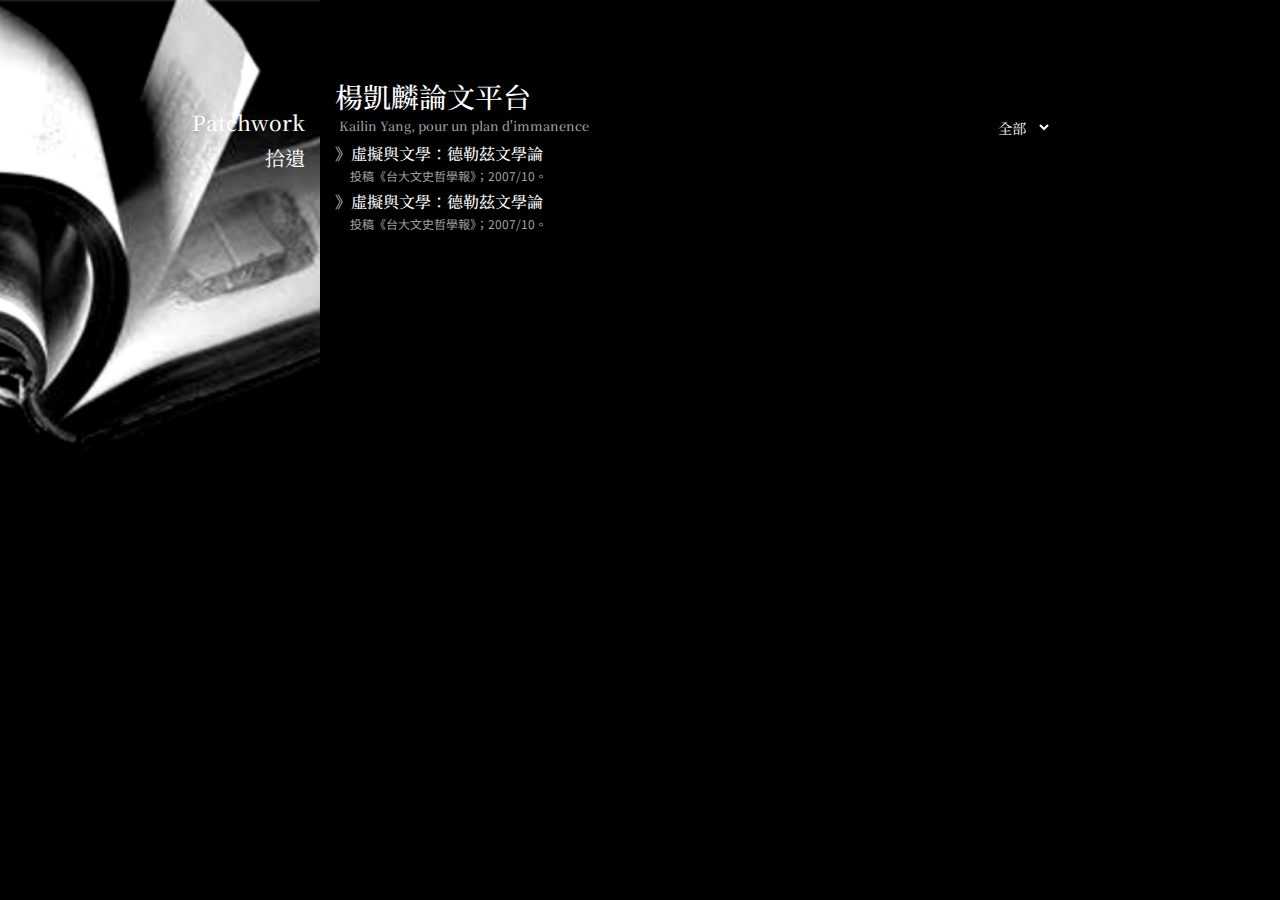
<file: patchwork.html>
<!DOCTYPE html>
<html lang="zh-tw">
   <head>
      <meta charset="utf-8">
      <meta name="viewport" content="width=device-width, initial-scale=1.0, shrink-to-fit=no">
      <title>楊凱麟論文平台 Kailin Yang, pour un plan d'immanence</title>
      <link rel="stylesheet" href="assets/bootstrap/css/bootstrap.min.css">
      <link rel="stylesheet" href="https://fonts.googleapis.com/css?family=Noto+Sans+TC">
      <link rel="stylesheet" href="https://fonts.googleapis.com/css?family=Noto+Serif+TC">
      <link rel="stylesheet" href="assets/css/styles.min.css">
	  <!-- Global site tag (gtag.js) - Google Analytics -->
      <script async src="https://www.googletagmanager.com/gtag/js?id=G-J7THQC7CVH"></script>
      <script>
         window.dataLayer = window.dataLayer || [];
         function gtag(){dataLayer.push(arguments);}
         gtag('js', new Date());
         gtag('config', 'G-J7THQC7CVH');
      </script>
   </head>
   <body>
      <section>
         <div class="container-fluid">
            <div class="row">
               <div class="col d-md-none" style="padding: 25px 15px 10px;">
                  <a href="https://kailinyang.works">
                     <h3 style="color: #fff;">楊凱麟論文平台</h3>
                     <h6 style="margin-left: 4px;margin-top: -4px;">Kailin Yang, pour un plan d'immanence</h6>
                  </a>
               </div>
               <div class="col-12 col-md-5 col-lg-4 col-xl-3" style="background: url(&quot;assets/img/patchwork.png&quot;) no-repeat;background-size: cover;min-height: 50vh;padding-top: 90px;margin-bottom: 15px;">
                  <h4 class="text-right" style="color: #fff;margin-top: 20px;">Patchwork</h4>
                  <div class="text-right"><span style="font-family: 'Noto Serif TC', serif;font-size: 20px;color: #fff;">拾遺</span></div>
               </div>
               <div class="col-md-7">
                  <a href="https://www.kailinyang.works">
                     <h3 class="d-none d-md-inline-block" style="color: #fff;padding-top: 80px;">楊凱麟論文平台</h3>
                     <h6 class="d-none d-md-block" style="margin-left: 4px;margin-top: -4px;margin-bottom: 12px;">Kailin Yang, pour un plan d'immanence</h6>
                  </a>
                  <div class="text-right" style="margin-top: -34px;">
                     <select id="theFilter">
                        <option value=" " selected="">全部 </option>
                        <option value="[小說]">小說</option>
                        <option value="[散文]">散文</option>
                     </select>
                  </div>
                  <div id="theContent">
                     <a class="paper" href="assets/docs/虛擬與文學：德勒茲文學論.pdf" target="_blank">
                        <h5>》虛擬與文學：德勒茲文學論</h5>
                        <p>投稿《台大文史哲學報》；2007/10。</p>
                        <span>[小說]</span>
                     </a>
                     <a class="paper" href="assets/docs/虛擬與文學：德勒茲文學論.pdf" target="_blank">
                        <h5>》虛擬與文學：德勒茲文學論</h5>
                        <p>投稿《台大文史哲學報》；2007/10。</p>
                        <span>[散文]</span>
                     </a>
                  </div>
               </div>
            </div>
         </div>
      </section>
      <script src="assets/js/jquery.min.js"></script>
      <script src="assets/bootstrap/js/bootstrap.min.js"></script>
      <script src="assets/js/script.min.js"></script>
   </body>
</html>
</file>
<file: assets/css/styles.min.css>
body{font-family:'Noto Sans TC';color:#a1a1a1;background-color:#000;}section{padding-bottom:45px;}.h1,.h2,.h3,.h4,.h5,.h6,h1,h2,h3,h4,h5,h6{font-family:'Noto Serif TC';font-weight:500;line-height:1.2}.h5,h5{font-size:1rem}@media (max-width:576px){.h5,h5{font-size:.9rem}}.h6,h6{font-size:.8rem}.cat{background-size:cover!important;background-repeat:no-repeat!important;min-height:480px;display:flex;align-items:flex-end;justify-content:center;flex-wrap:wrap;padding:0;margin:5px;border-bottom:40px solid #5f5d5d;color:#000;font-size:.85rem;font-family:'Noto Sans TC';font-weight:500;text-shadow:-1px -1px 6px #fff,-1px -1px 6px #fff,-1px -1px 6px #fff,-1px -1px 6px #fff}.cat:hover{color:#fff!important;text-shadow:.1em .1em .2em #000}.cat h5{color:#fff;margin:0 0 -28px;text-shadow:none}.cat.cat01:hover{background-image:url(../../assets/img/deleuze_index.png)!important;border-bottom:40px solid #f08519}.cat.cat02:hover{background-image:url(../../assets/img/foucault_index.png)!important;border-bottom:40px solid #00a2e9}.cat.cat03:hover{background-image:url(../../assets/img/impensee_index.png)!important;border-bottom:40px solid #f08519}.cat.cat04:hover{background-image:url(../../assets/img/ecriture_index.png)!important;border-bottom:40px solid #009b4c}.cat.cat05:hover{background-image:url(../../assets/img/image_index.png)!important;border-bottom:40px solid #e40082}.cat.cat06:hover{background-image:url(../../assets/img/patchwork_index.png)!important;border-bottom:40px solid #dab96b}.mail{transform:scaleY(-1);text-align:right}.mail:hover{transform:scaleY(1)}a{color:inherit;text-decoration:none;background-color:transparent}.paper h5{color:#fff;margin-bottom:3px;}.paper p{font-size:12px;line-height:20px;margin-bottom:6px;padding-left:15px}.paper span{display:none}.h4,h4{font-size:1.3rem}a:hover{color:#a1a1a1;text-decoration:none}.Filter{text-align:right;width:120px}select{color:#fff;background-color:#000;border:0;font-family:'Noto Serif TC';font-size:.9rem;line-height:1;padding:5px 10px}
</file>
